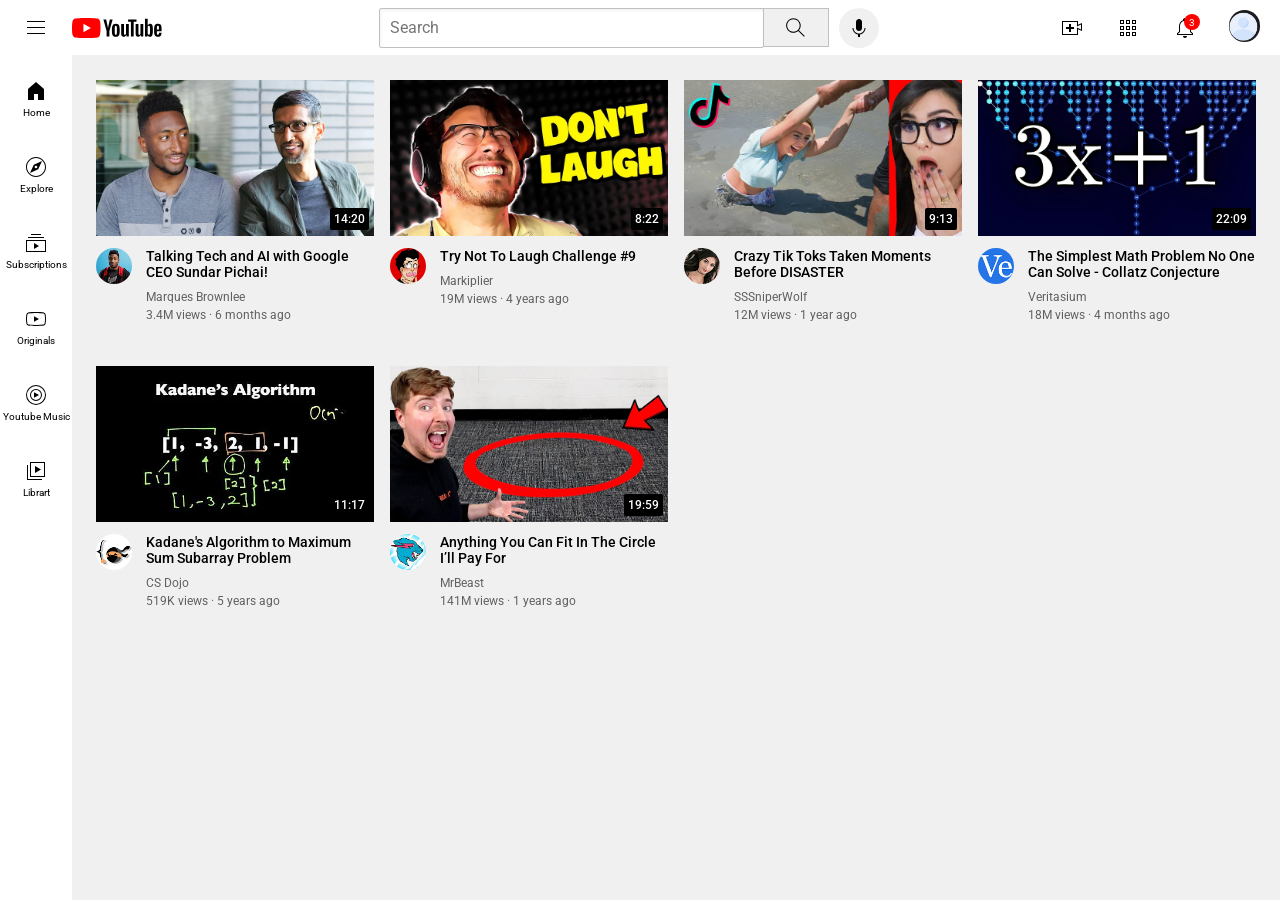
<file: index.html>
<!DOCTYPE html>
<html>
	<head>
		<title>Youtube.com clone</title>

		<link rel="preconnect" href="https://fonts.googleapis.com">
		<link rel="preconnect" href="https://fonts.gstatic.com" crossorigin>
		<link href="https://fonts.googleapis.com/css2?family=Roboto:ital,wght@0,100..900;1,100..900&display=swap" rel="stylesheet">
		
		<link rel="stylesheet" href="styles/general.css">
		<link rel="stylesheet" href="styles/video.css">
		<link rel="stylesheet" href="styles/header.css">
		<link rel="stylesheet" href="styles/sidebar.css">
	</head>
	<body style>
		<div class="header">
			<div class="left-section">
				<img class="hamburger-menu" src="icons/hamburger-menu.svg">
				<img class="youtube-logo" src="icons/youtube-logo.svg">
			</div>
			<div class="middle-section">
				<input class="search-bar" type="text" placeholder="Search">
				<button class="search-button">
					<img class="search-icon" src="icons/search.svg">
					<div class="tooltip">Search</div>
				</button>
				<button class="voice-search-button">
					<img class="voice-search-icon" src="icons/voice-search-icon.svg">
					<div class="tooltip">Search with your voice</div>
				</button>
			</div>
			<div class="right-section">
				<div class="upload-icon-container">
					<img class="upload-icon" src="icons/upload.svg">
					<div class="tooltip">Create</div>
				</div>
				<div class="youtube-apps-icon-container">
					<img class="youtube-apps-icon" src="icons/youtube-apps.svg">
					<div class="tooltip">Youtube apps</div>
				</div>
				<div class="notifications-icon-container">
					<img class="notifications-icon" src="icons/notifications.svg">
					<div class="tooltip">Notifications</div>
					<div class="notifications-count">3</div>
				</div>
				<div class="current-user-container">
					<img class="current-user-icon" src="channel-pictures/my-channel.jpg">
				</div>
				
			</div>
			
		</div>

		<div class="sidebar">
			<div class="sidebar-link">
				<img src="icons/home.svg">
				<div>Home</div>
			</div>
			<div class="sidebar-link">
				<img src="icons/explore.svg">
				<div>Explore</div>
			</div>
			<div class="sidebar-link">
				<img src="icons/subscriptions.svg">
				<div>Subscriptions</div>
			</div>
			<div class="sidebar-link">
				<img src="icons/originals.svg">
				<div>Originals</div>
			</div>
			<div class="sidebar-link">
				<img src="icons/youtube-music.svg">
				<div>Youtube Music</div>
			</div>
			<div class="sidebar-link">
				<img src="icons/library.svg">
				<div>Librart</div>
			</div>
		</div>
		
		<div class="video-grid">
			<div class="video-preview">
				<div class="thumbnail-row">
					<img class="thumbnail" src="Thumbnails/thumbnail-1.webp">
					<div class="video-time">
						14:20
					</div>
				</div>
	
				<div class="video-info-grid">
	
					<div class="channel-picture">
						<img class="profile-picture" src="channel-pictures/channel-1.jpeg">
					</div>
					<div class="video-info">
						<p class="video-title">
							Talking Tech and AI with Google CEO Sundar Pichai!
						</p>
						
						<p class="video-author">
							Marques Brownlee
						</p>
				
						<p class="video-states">
							3.4M views &#183; 6 months ago
						</p>
					</div>
					
	
				</div>
		
			</div>
					
			<div class="video-preview">
	
				<div class="thumbnail-row">
					<img class="thumbnail" src="Thumbnails/thumbnail-2.webp">
					<div class="video-time">
						8:22
					</div>
				</div>
	
				<div class="video-info-grid">
					<div class="channel-picture">
						<img class="profile-picture" src="channel-pictures/channel-2.jpeg">
					</div>
					<div class="video-info">
						<p class="video-title">
							Try Not To Laugh Challenge #9
						</p>
						
						<p class="video-author">
							Markiplier
						</p>
				
						<p class="video-states">
							19M views &#183; 4 years ago
						</p>
					</div>
					
	
				</div>
		
			</div>
	
			<div class="video-preview">
	
				<div class="thumbnail-row">
					<img class="thumbnail" src="Thumbnails/thumbnail-3.webp">
					<div class="video-time">
						9:13
					</div>
				</div>
	
				<div class="video-info-grid">
					<div class="channel-picture">
						<img class="profile-picture" src="channel-pictures/channel-3.jpeg">
					</div>
					<div class="video-info">
						<p class="video-title">
							Crazy Tik Toks Taken Moments Before DISASTER
						</p>
						
						<p class="video-author">
							SSSniperWolf
						</p>
				
						<p class="video-states">
							12M views &#183; 1 year ago
						</p>
					</div>
					
	
				</div>
		
			</div>
	
			<div class="video-preview">
	
				<div class="thumbnail-row">
					<img class="thumbnail" src="Thumbnails/thumbnail-4.webp">
					<div class="video-time">
						22:09
					</div>
				</div>
	
				<div class="video-info-grid">
					<div class="channel-picture">
						<img class="profile-picture" src="channel-pictures/channel-4.jpeg">
					</div>
					<div class="video-info">
						<p class="video-title">						
							The Simplest Math Problem No One Can Solve - Collatz Conjecture
						</p>
						
						<p class="video-author">
							Veritasium
						</p>
				
						<p class="video-states">
							18M views &#183; 4 months ago
						</p>
					</div>
					
	
				</div>
		
			</div>
	
			<div class="video-preview">
	
				<div class="thumbnail-row">
					<img class="thumbnail" src="Thumbnails/thumbnail-5.webp">
					<div class="video-time">
						11:17
					</div>
				</div>
	
				<div class="video-info-grid">
					<div class="channel-picture">
						<img class="profile-picture" src="channel-pictures/channel-5.jpeg">
					</div>
					<div class="video-info">
						<p class="video-title">
							Kadane's Algorithm to Maximum Sum Subarray Problem
						</p>
						
						<p class="video-author">
							CS Dojo
						</p>
				
						<p class="video-states">
							519K views &#183; 5 years ago
						</p>
					</div>
					
	
				</div>
		
			</div>
	
			<div class="video-preview">
	
				<div class="thumbnail-row">
					<img class="thumbnail" src="Thumbnails/thumbnail-6.webp">
					<div class="video-time">
						19:59
					</div>
				</div>
	
				<div class="video-info-grid">
					<div class="channel-picture">
						<img class="profile-picture" src="channel-pictures/channel-6.jpeg">
					</div>
					<div class="video-info">
						<p class="video-title">
							Anything You Can Fit In The Circle I’ll Pay For						
						</p>
						
						<p class="video-author">
							MrBeast
						</p>
				
						<p class="video-states">
							141M views &#183; 1 years ago
						</p>
					</div>
					
	
				</div>
		
			</div>
		</div>
		

		
	</body>
</html>
</file>
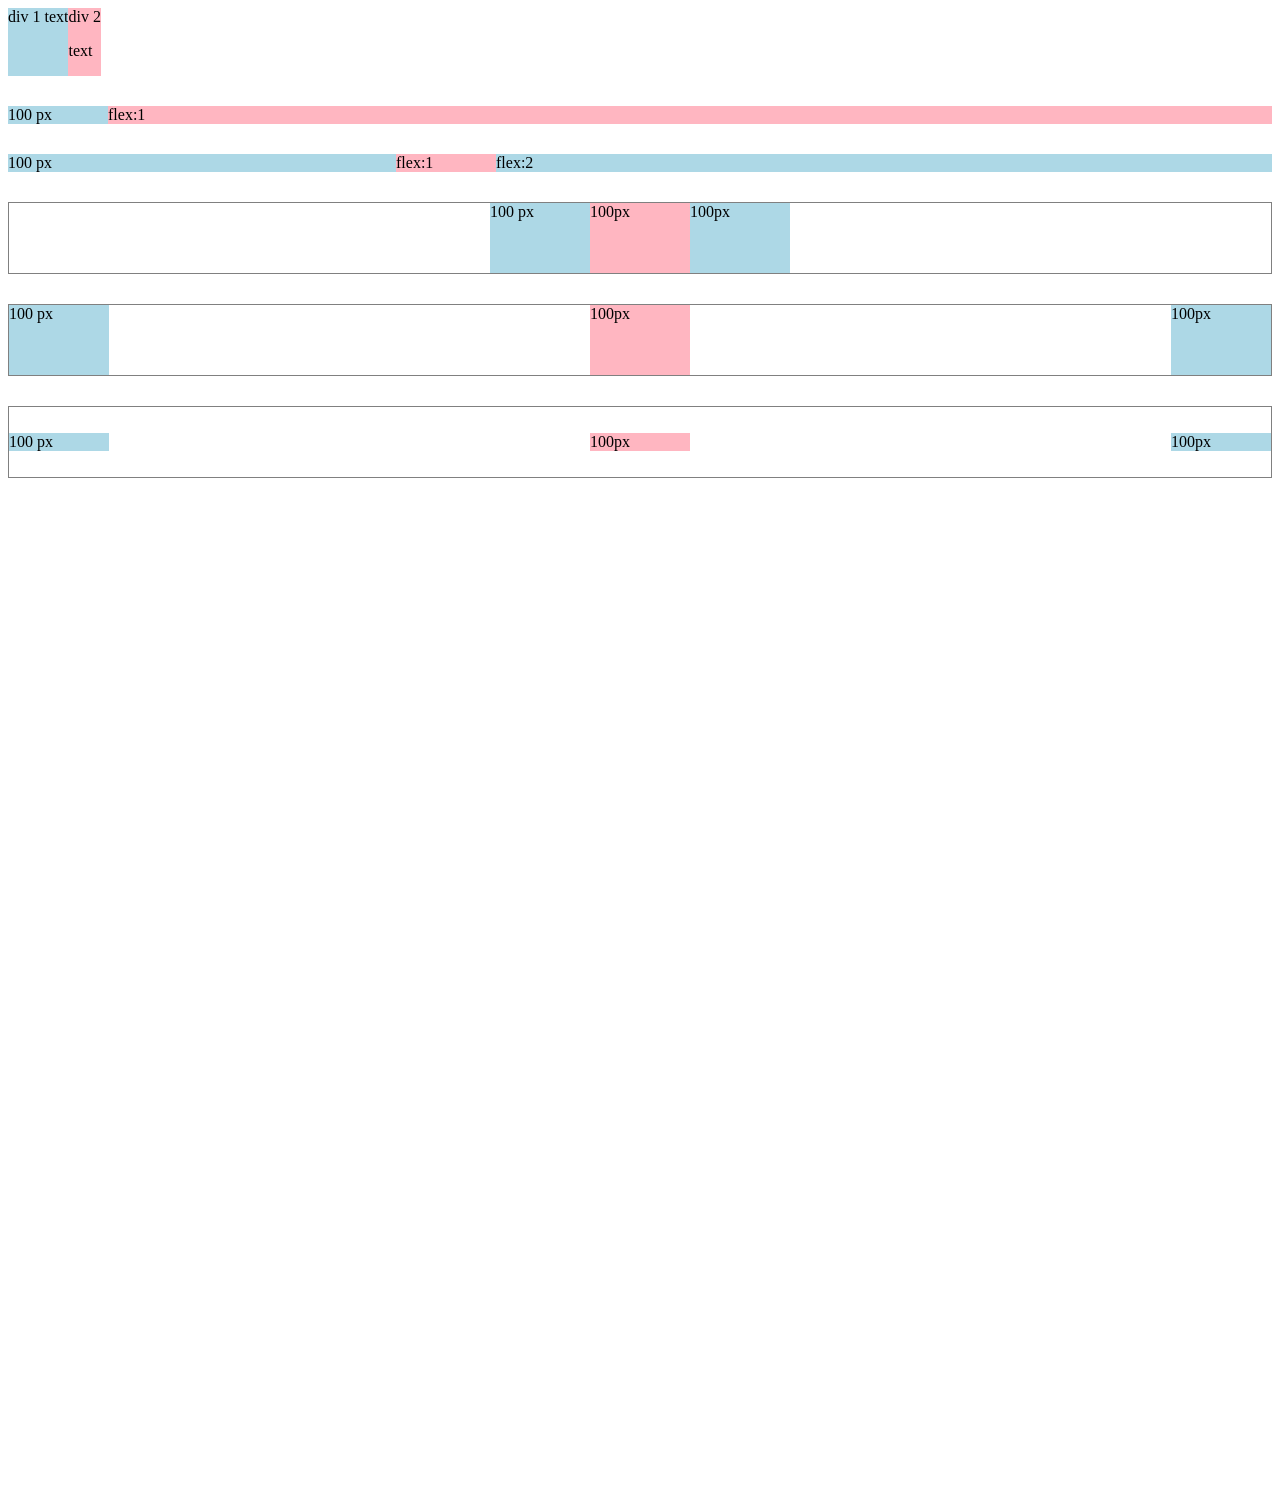
<file: flexbox.html>
<!DOCTYPE html>
<html>
	<head>
		<title>
			Flexbox practice
		</title>
	</head>
	<body style="padding-bottom: 1000px;">
		<div style="
			display: flex;
			flex-direction: row">

			<div style="background-color: lightblue;">div 1 text</div>
			<div style="background-color: lightpink;">div 2<p>text</p></div>
		</div>

		<div style="
			display: flex;
			margin-top: 30px;
			flex-direction: row">

			<div style="
				background-color: lightblue;
				width: 100px;
				">100 px</div>
			<div style="
				background-color: lightpink;
				flex:1;
				">flex:1</div>
		</div>

		<div style="
			display: flex;
			margin-top: 30px;
			flex-direction: row">

			<div style="
				background-color: lightblue;
				flex:1;
				">100 px</div>
			<div style="
				background-color: lightpink;
				width: 100px;
				">flex:1</div>
			<div style="
				background-color: lightblue;
				flex:2;
				">flex:2</div>
		</div>

		<div style="
			display: flex;
			height: 70px;
			border-color: gray;
			border-width: 1px;
			border-style: solid;
			margin-top: 30px;
			flex-direction: row;
			justify-content: center">

			<div style="
				background-color: lightblue;
				width: 100px;
				">100 px</div>
			<div style="
				background-color: lightpink;
				width: 100px;
				">100px</div>
			<div style="
				background-color: lightblue;
				width: 100px;
				">100px</div>
		</div>

		<div style="
			display: flex;
			height: 70px;
			border-color: gray;
			border-width: 1px;
			border-style: solid;
			margin-top: 30px;
			flex-direction: row;
			justify-content: space-between">

			<div style="
				background-color: lightblue;
				width: 100px;
				">100 px</div>
			<div style="
				background-color: lightpink;
				width: 100px;
				">100px</div>
			<div style="
				background-color: lightblue;
				width: 100px;
				">100px</div>
		</div>

		<div style="
			display: flex;
			height: 70px;
			border-color: gray;
			border-width: 1px;
			border-style: solid;
			margin-top: 30px;
			flex-direction: row;
			justify-content: space-between;
			align-items: center">

			<div style="
				background-color: lightblue;
				width: 100px;
				">100 px</div>
			<div style="
				background-color: lightpink;
				width: 100px;
				">100px</div>
			<div style="
				background-color: lightblue;
				width: 100px;
				">100px</div>
		</div>
	</body>
</html>
</file>
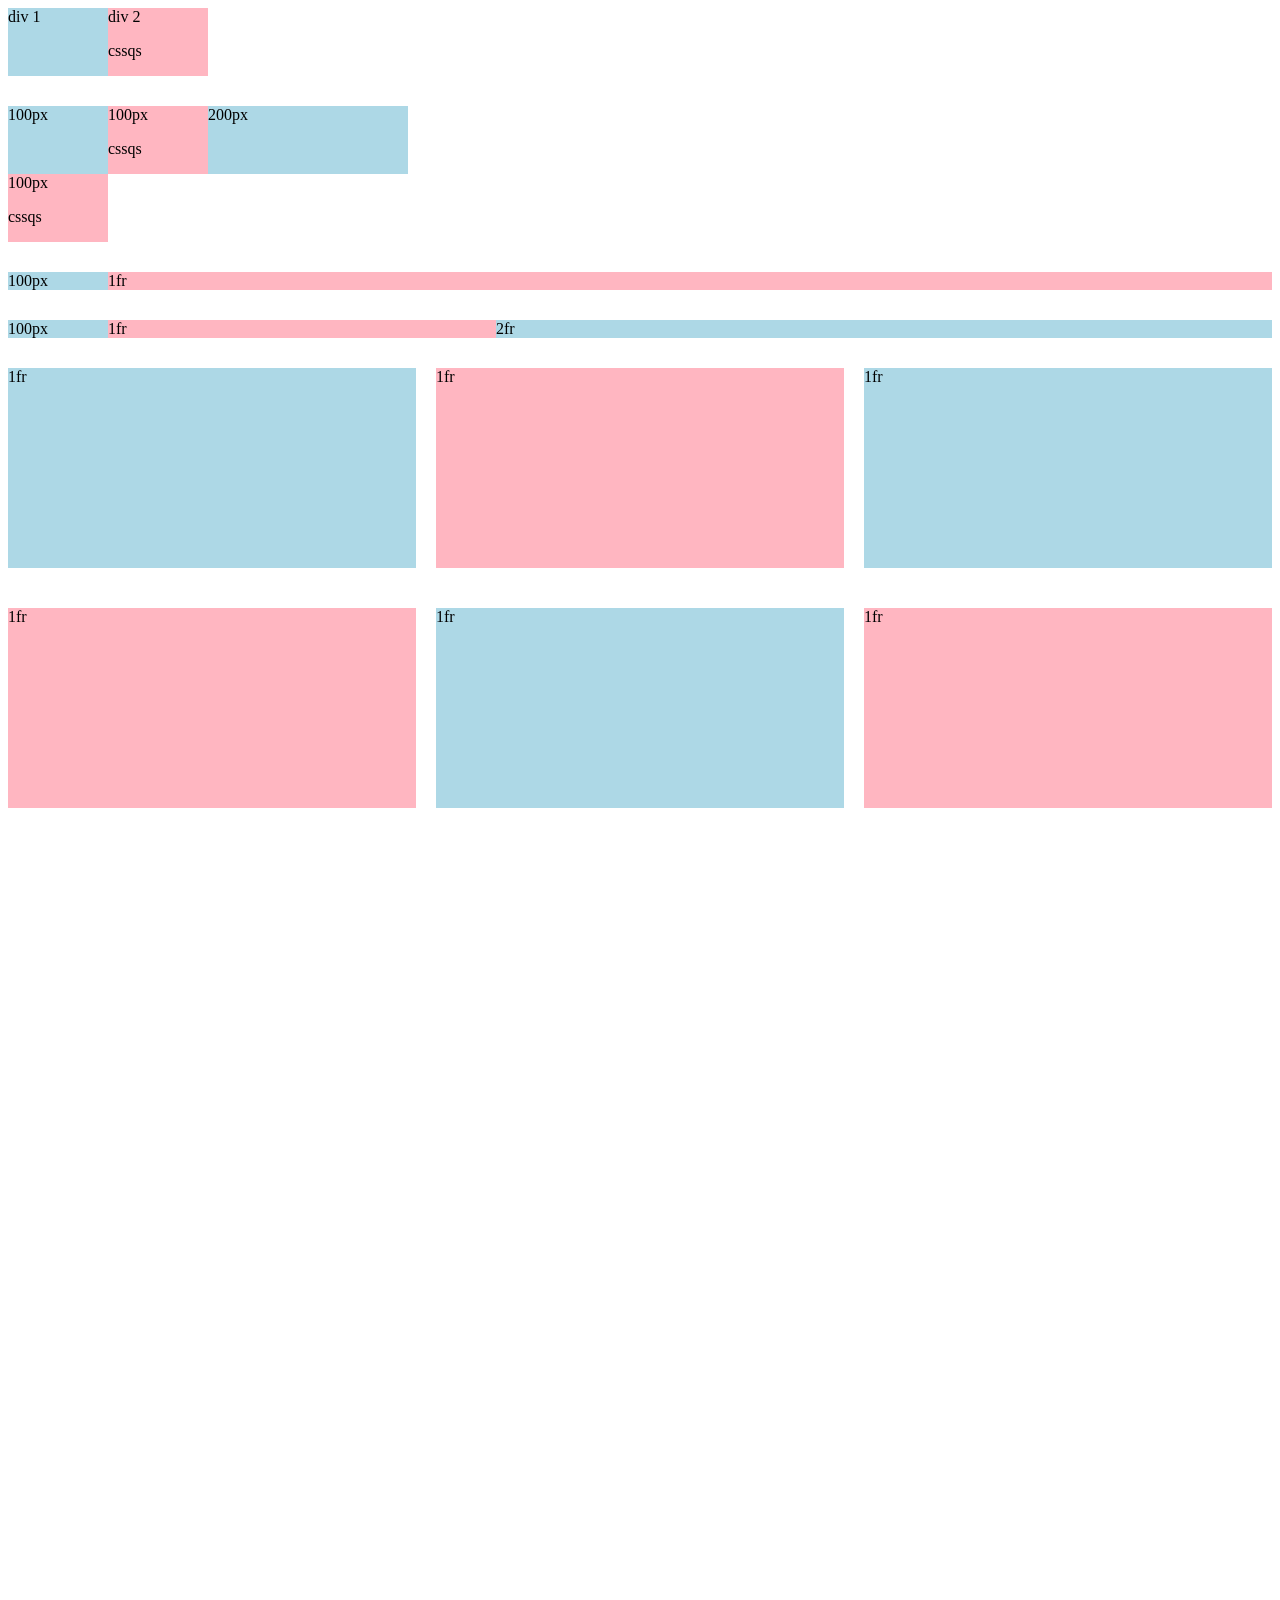
<file: grid.html>
<!DOCTYPE html>
<html>
	<head>
		<title>
			Grid Practice
		</title>
	</head>
	<body style="padding-bottom: 1000px;">
		<div style="
			display: grid;
			grid-template-columns: 100px 100px">

			<div style="background-color: lightblue;">
				div 1
			</div>
			<div style="background-color: lightpink;">
				div 2<p>cssqs</p>
			</div>

		</div>

		<div style="
			margin-top: 30px;
			display: grid;
			grid-template-columns: 100px 100px 200px">

			<div style="background-color: lightblue;">
			100px
			</div>
			<div style="background-color: lightpink;">
				100px<p>cssqs</p>
			</div>
			<div style="background-color: lightblue;">
				200px
			</div>
			<div style="background-color: lightpink;">
				100px<p>cssqs</p>
			</div>

		</div>

		<div style="
			margin-top: 30px;
			display: grid;
			grid-template-columns: 100px 1fr">

			<div style="background-color: lightblue;">
			100px
			</div>
			<div style="background-color: lightpink;">
			1fr
			</div>
			
		</div>

		<div style="
			margin-top: 30px;
			display: grid;
			grid-template-columns: 100px 1fr 2fr">

			<div style="background-color: lightblue;">
			100px
			</div>
			<div style="background-color: lightpink;">
			1fr
			</div>
			<div style="background-color: lightblue;">
			2fr
			</div>
			
		</div>

		<div style="
			margin-top: 30px;
			display: grid;
			grid-template-columns: 1fr 1fr 1fr;
			column-gap: 20px;
			row-gap: 40px">

			<div style="background-color: lightblue; height:200px">
			1fr
			</div>
			<div style="background-color: lightpink; height:200px">
			1fr
			</div>
			<div style="background-color: lightblue; height:200px">
			1fr
			</div>
			<div style="background-color: lightpink; height:200px">
				1fr
			</div>
			<div style="background-color: lightblue; height:200px">
				1fr
			</div>
			<div style="background-color: lightpink; height:200px">
				1fr
			</div>
		</div>

	</body>
</html>
</file>
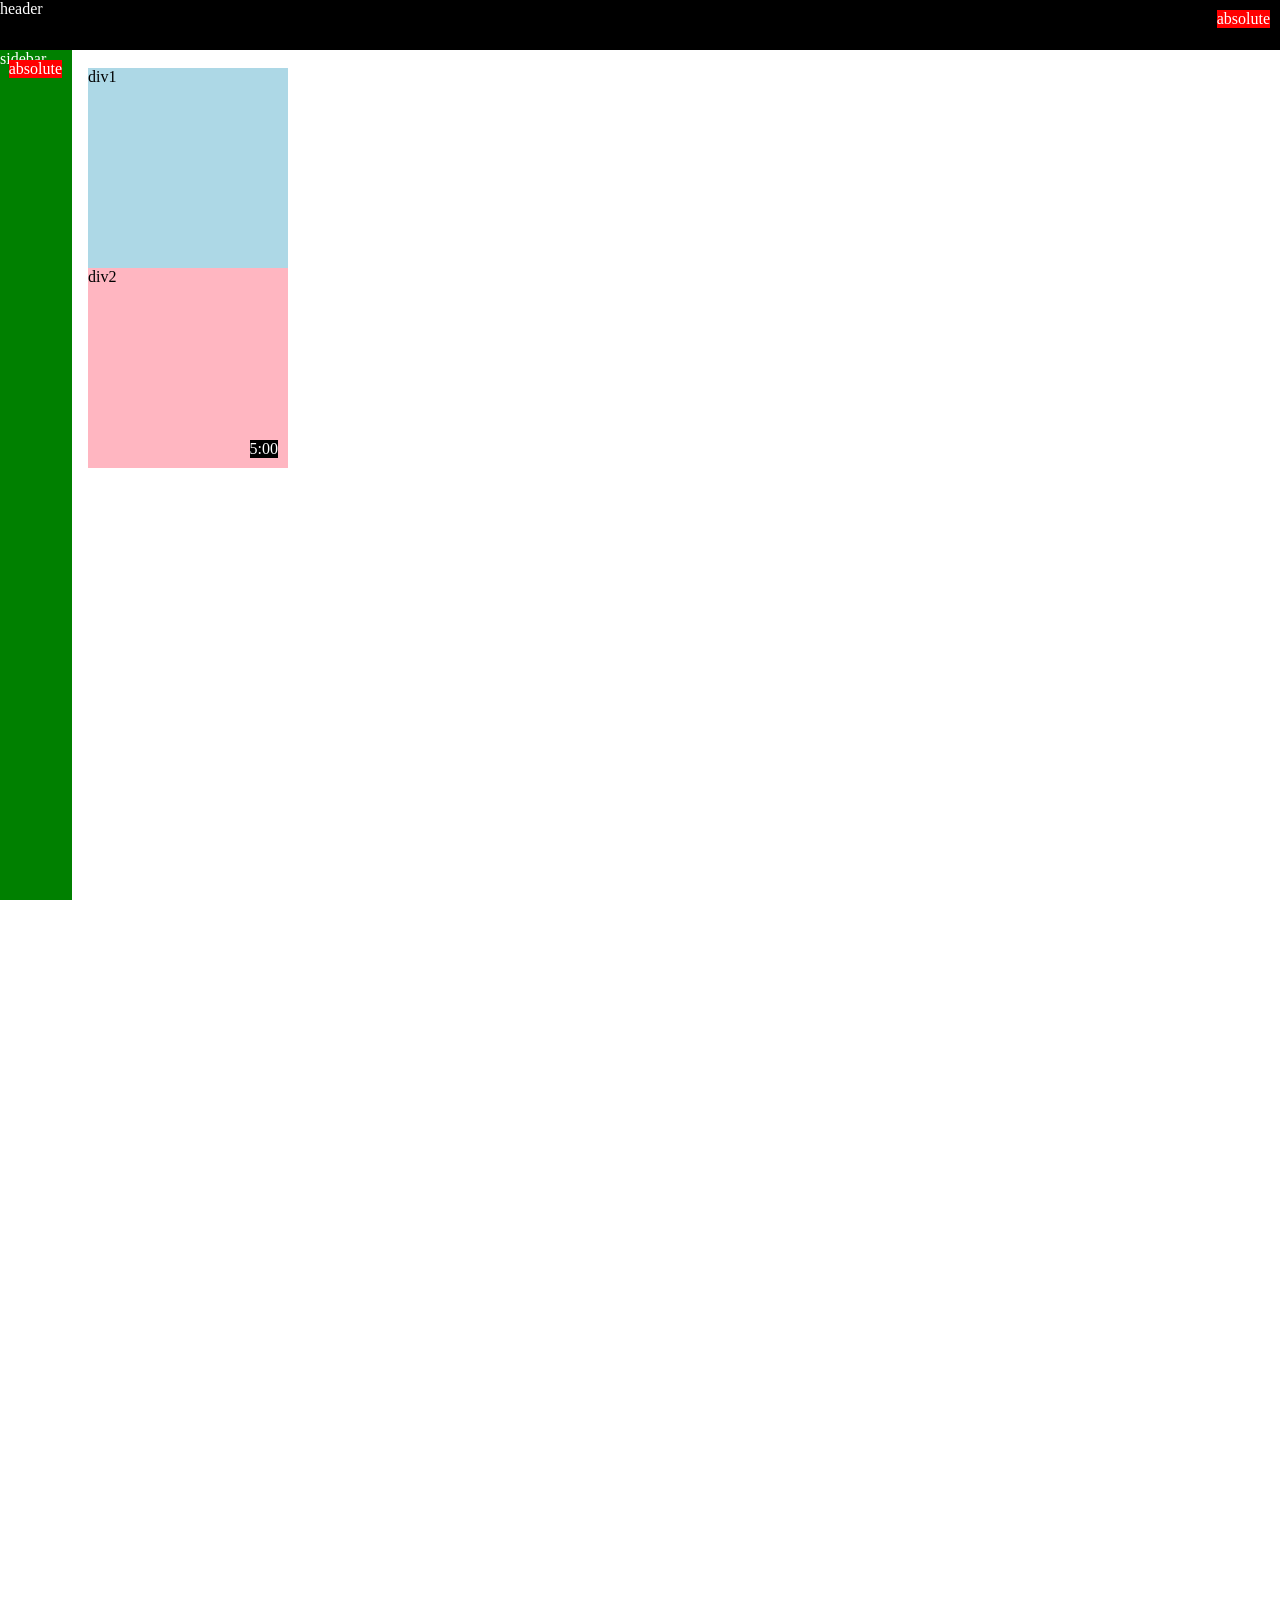
<file: position.html>
<!DOCTYPE html>
<html>
	<head>
		<title>Position Practice</title>
	</head>
	<body style="
		height:3000px;
		padding-top: 60px;
		padding-left: 80px;
	">
		<div style="
			background-color:black;
			color:white;
			position: fixed;
			top: 0px;
			left: 0px;
			right: 0px;
			height: 50px;
			z-index: 1;
		">header</div>

		<div style="
			background-color: green;
			color: white;
			position: fixed;
			left: 0;
			bottom: 0;
			top: 50px;
			width: 72px;
		">sidebar
			<div style="
				background-color:red;
				color: white;
				right: 10px;
				top: 10px;
				position: absolute;
				z-index: 2;
			">absolute</div>
		</div>
		
		<div style="
			background-color:red;
			color: white;
			right: 10px;
			top: 10px;
			position: absolute;
			z-index: 2;
			">
		absolute</div>


		<div style="
			background-color:lightblue;
			height: 200px;
			position: static;
			width: 200px;
		">div1</div>
		<div style="
			background-color:lightpink;
			height: 200px;
			width: 200px;
			position: relative;
		">div2
			<div style="
				position: absolute;
				background-color: black;
				color: white;
				bottom: 10px;
				right: 10px;
				

			">
				5:00
			</div>
		</div>
	</body>
</html>
</file>
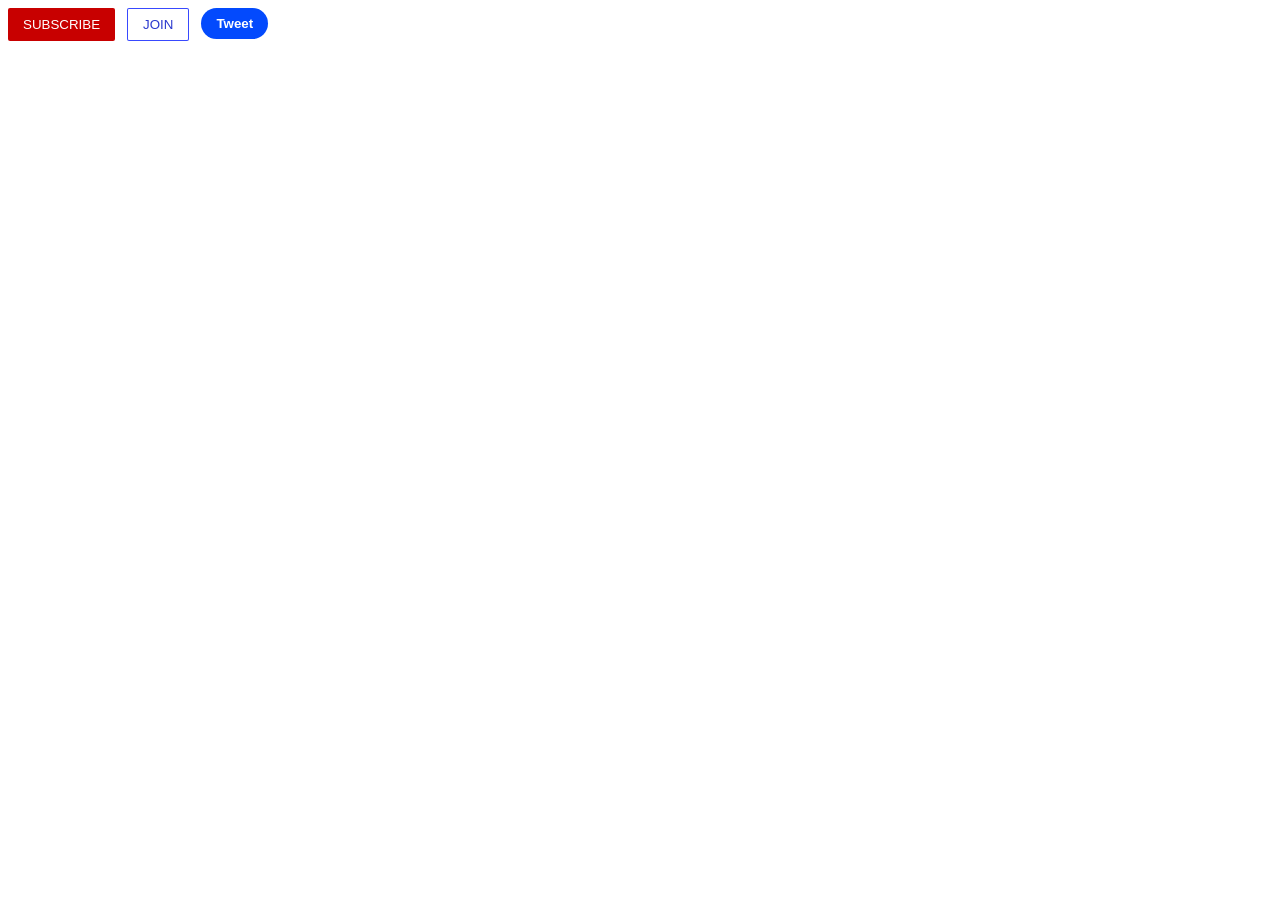
<file: intro-to-html/Buttons.html>
<!DOCTYPE html>
<html>
	<head>
		<title>
			Buttons Practice
		</title>
		<link rel="stylesheet" href="Styles/buttons.css">


	</head>
	<body>
		<button class="subscribe-button">
			SUBSCRIBE
		</button>
		<button class="join-button">
			JOIN
		</button>
		<button class="tweet-button">
			Tweet
		</button>
	</body>

</html>
</file>
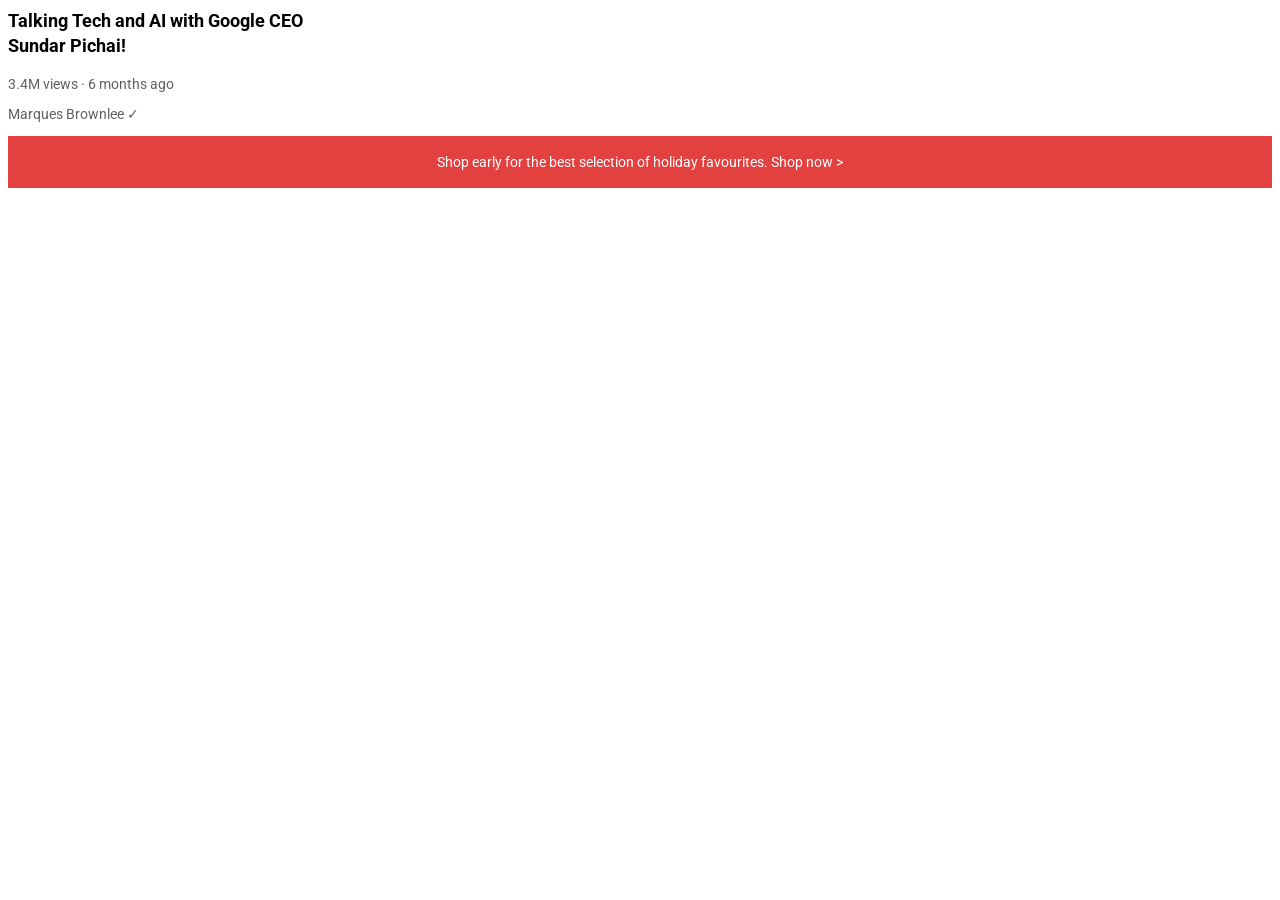
<file: intro-to-html/text.html>
<!DOCTYPE html>
<html>
	<head>
		<title>
			text practice
		</title>
		<link rel="preconnect" href="https://fonts.googleapis.com">
		<link rel="preconnect" href="https://fonts.gstatic.com" crossorigin>
		<link href="https://fonts.googleapis.com/css2?family=Roboto:ital,wght@0,100..900;1,100..900&display=swap" rel="stylesheet">
		<link rel ="stylesheet" href="Styles/text.css">
	</head>
	<body>
		<p class="video-title">
			Talking Tech and AI with Google CEO Sundar Pichai!
		</p>
		
		<p class="video-states">
			3.4M views &#183; 6 months ago
		</p>
		
		<p class="video-author">
			Marques Brownlee &#10003;
		</p>
		
		<p class="apple-text">
			Shop early for the best selection of holiday favourites.<span class="shop-link"> Shop now &#62</span>
		</p>
	</body>
</html>
</file>
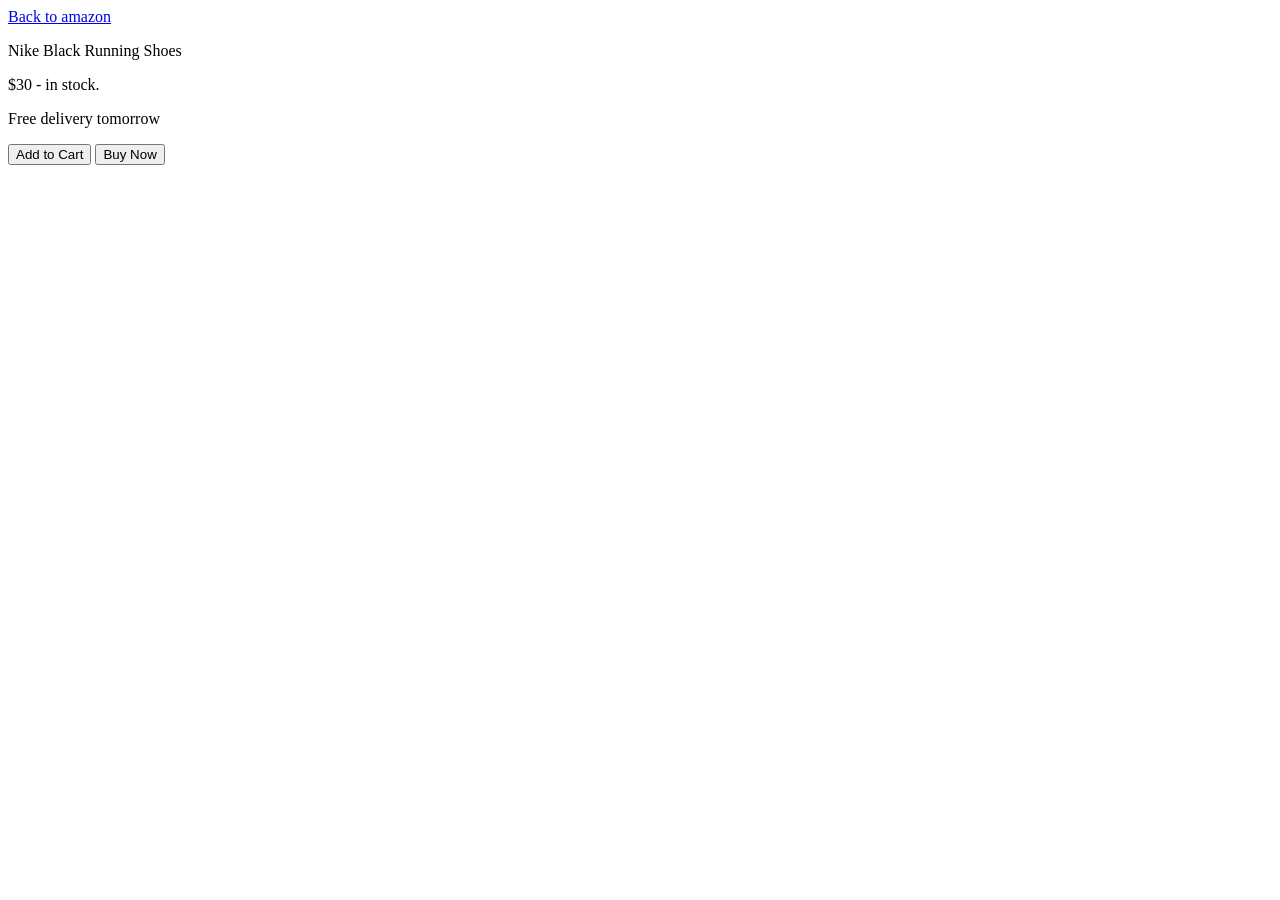
<file: intro-to-html/website.html>
<!DOCTYPE html>
<html>
	<head>
		<title>
			First website
		</title>
	</head>
	<body>
		<a href="https://www.amazon.in/">
			Back to amazon
		</a>
		<p>
			Nike Black Running Shoes
		</p>
		<p>
			$30 - in stock.
		</p>
		<p>
			Free delivery tomorrow
		</p>
		<button>
			Add to Cart
		</button>
		<button>
			Buy Now
		</button>
	</body>
</html>
</file>
<file: styles/general.css>
p{
	font-family: roboto, Arial;
	margin-top: 0;
	margin-bottom: 0;
}

body{
	margin: 0;
	padding-top: 80px;
	padding-left: 96px;
	padding-right: 24px;
	background-color: rgb(240, 240, 240);
}
</file>
<file: styles/video.css>
.thumbnail{
	width: 100%;
}

.thumbnail-row{
	margin-bottom: 8px;
	position: relative;
}

.video-time{
	position: absolute;
	bottom: 10px;
	right: 5px;
	background-color: black;
	color: white;
	font-family: roboto, arial;
	font-size: 12px;
	font-weight: 500;
	padding: 4px;
	border-radius: 2px;
}

.video-title{
	margin-top: 0;
	font-size: 14px;
	font-weight: 500;
	margin-bottom: 10px;
}

.video-author, .video-states{
	font-size: 12px;
	color: rgb(96, 96, 96);
	margin-bottom: 4px;
}

.video-grid{
	display: grid;
	grid-template-columns: 1fr 1fr;
	column-gap: 16px;
	row-gap: 40px;
}

@media (min-width:750px) and (max-width:999px){
	.video-grid{
		grid-template-columns: 1fr 1fr 1fr;
	}
}
@media (min-width:1000px){
	.video-grid{
		grid-template-columns: 1fr 1fr 1fr 1fr;
	}
}
.video-info-grid{
	display: grid;
	grid-template-columns: 50px 1fr;
}

.profile-picture{
	width: 36px;
	border-radius: 50px;
}
</file>
<file: styles/header.css>
.header {
	height: 55px;
	display: flex;
	flex-direction: row;
	justify-content: space-between;
	position: fixed;
	top: 0px;
	left: 0px;
	right: 0px;
	background-color: white;
	border-bottom-width: 1.5px;
	border-bottom-style: solid;
	border-bottom-color: rgb(240, 240, 240);
	z-index: 1;
}

.left-section{
	
	display: flex;
	align-items: center;
}
.youtube-logo{
	height: 20px;
}
.hamburger-menu{
	height: 24px;
	margin-left: 24px;
	margin-right: 24px;
}

.middle-section{
	
	flex: 1;
	margin-left: 70px;
	margin-right: 35px;
	max-width: 500px;
	display: flex;
	align-items: center;
}
.search-bar{
	flex: 1;
	height: 36px;
	padding-left: 10px;
	font-size: 16px;
	border-width: 1px;
	border-style: solid;
	border-color: rgb(192, 192, 192);
	border-radius: 2px;
	box-shadow: inset 1px 2px 3px rgba(0,0,0,0.05);
	width: 0;
}
.search-bar::placeholder{
	font-family: roboto, arial;
	font-size: 16px;
}
.search-button{
	height: 39.4px;
	width: 66px;
	background-color: rgb(240, 240, 240);
	border-color: rgb(192, 192, 192);
	border-width: 1px;
	border-style: solid;
	margin-left: -1px;
	margin-right: 10px;
}

.search-button, 
.voice-search-button,
.upload-icon-container,
.youtube-apps-icon-container,
.notifications-icon-container{
	display: flex;
	justify-content: center;
	align-items: center;
}

.search-button .tooltip, 
.voice-search-button .tooltip,
.upload-icon-container .tooltip,
.youtube-apps-icon-container .tooltip,
.notifications-icon-container .tooltip{
	position: absolute;
	background-color: gray;
	color: white;
	padding: 4px 8px;
	border-radius: 2px;
	font-size: 12px;
	bottom: -30px;
	opacity: 0;
	transition: opacity 0.15s;
	pointer-events: none;
	white-space: nowrap;
}

.search-icon{
	height: 25px;
}

.search-button:hover .tooltip, 
.voice-search-button:hover .tooltip,
.upload-icon-container:hover .tooltip,
.youtube-apps-icon-container:hover .tooltip,
.notifications-icon-container:hover .tooltip{
	opacity: 1;
}

.voice-search-button{
	height: 40px;
	width: 40px;
	border-radius: 20px;
	border: none;
	background-color: rgb(240, 240, 240);
	position: relative;

}
.voice-search-icon{
	height: 24px;
}

.right-section{
	width: 200px;
	margin-right: 20px;
	display: flex;
	flex-shrink: 0;
	align-items: center;
	justify-content: space-between;
}
.upload-icon{
	height: 24px;
}
.upload-icon-container{
	position: relative;
}
.youtube-apps-icon{
	height: 24px;
}
.youtube-apps-icon-container{
	position: relative;
}
.notifications-icon{
	height: 24px
}
.notifications-icon-container{
	position: relative;
}
.notifications-count{
	position: absolute;
	top: -2px;
	right: -3px;
	background-color: red;
	color: white;
	border-radius: 10px;
	font-size: 10px;
	font-family: roboto, arial;
	padding: 3px 5px 2px 5px;
}
.current-user-icon{
	height: 32px;
	border-radius: 16px;
	
}
</file>
<file: styles/sidebar.css>
.sidebar{
	position: fixed;
	left: 0;
	bottom: 0;
	top: 55px;
	background-color: white;
	width: 72px;
	z-index: 1;
	padding-top: 5px;
}

.sidebar-link{
	height: 76px;
	display: flex;
	align-items: center;
	justify-content: center;
	flex-direction: column;
	cursor: pointer;
}
.sidebar-link:hover{
	background-color: rgb(236, 236, 236);
}
.sidebar-link img{
	height: 24px;
	margin-bottom: 4px;
}
.sidebar-link div{
	font-family: roboto, arial;
	font-size: 10px;
}
</file>
<file: intro-to-html/Styles/buttons.css>
.subscribe-button{
	background-color: rgb(200, 0, 0);
	color: white;
	border: none;
	padding-left: 15px;
	padding-top: 9px;
	padding-bottom: 9px;
	padding-right: 15px;
	border-radius: 2px;
	cursor: pointer;
	margin-right: 8px;
	transition: opacity 0.15s;
}
.subscribe-button:hover{
	opacity: 0.8	;
}
.subscribe-button:active{
	opacity: 0.5;
}
.join-button{
	background-color: white;
	border-color: rgba(19, 39, 254, 0.838);
	border-style: solid;
	border-width: 1px;
	color: rgba(2, 19, 197, 0.838);
	padding-left: 15px;
	padding-top: 8px;
	padding-bottom: 8px;
	padding-right: 15px;
	border-radius: 2px;
	cursor: pointer;
	transition: background-color 0.2s,
	color 0.2s;
	vertical-align: top;
}
.join-button:hover{
	background-color: rgba(2, 19, 197, 0.838);
	color: white;
}
.join-button:active{
	opacity: 0.5;
}


.tweet-button{
	background-color: rgb(3, 74, 253);
	border: none;
	border-width: 1px;
	color: rgb(255,255,255);
	padding-left: 15px;
	padding-top: 8px;
	padding-bottom: 8px;
	padding-right: 15px;
	border-radius: 18px;
	cursor: pointer;
	font-size: 15;
	font-weight: bold;
	margin-left: 8px;
	transition: box-shadow 0.2s;
	vertical-align: top;
}
.tweet-button:hover{
	box-shadow: 0px 3px 4px rgba(0, 0, 0, 0.6);;
}
</file>
<file: intro-to-html/Styles/text.css>
p{
	font-family: roboto;
	margin-top: 0;
}
.video-title{
	
	font-size: 18px;
	font-weight: bold;
	width: 300px;
	line-height: 25px;
	margin-bottom: 7;
}
.video-states{
	
	font-size: 14px;
	color: rgb(96,96,96);
	margin-bottom: 20;
}
.video-author{
	
	font-size: 14px;
	color: rgb(96,96,96);
}

.apple-text{
	margin-bottom: 50px;
	font-size: 14px;
	color: white;
	background-color: rgb(227,65,64);
	text-align: center;
	padding-top: 18px;
	padding-bottom: 18px;
}

.shop-link{
	cursor: pointer;
}
.shop-link:hover{
	text-decoration: underline;
}
</file>
